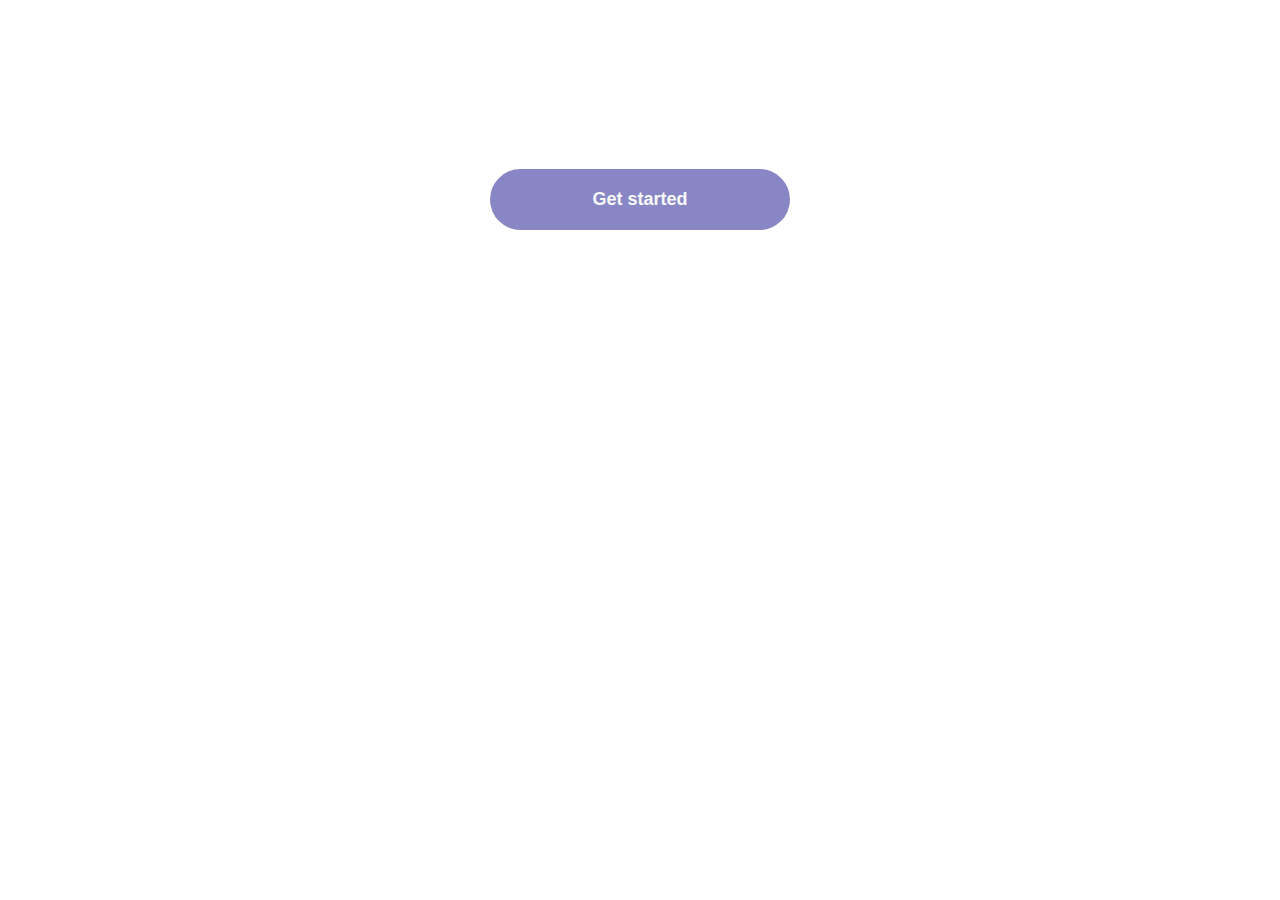
<file: index.html>
<!DOCTYPE html>
<html lang="en">

<head>
  <meta charset="UTF-8">
  <meta name="viewport" content="width=device-width, initial-scale=1.0">
  <title>launch</title>
  <link rel="stylesheet" href="css/style.css">
</head>

<body>
  <section class="wrapper">
    <div class="logo">
      <img src="img/components/logo.svg" alt="logo">
    </div>

    <section class="signin-btns">
      <a href="/home.html"><button>
          Get started
        </button></a>
    </section>
    <script src="hw-frontend/data.js"></script>
</body>

</html>
</file>
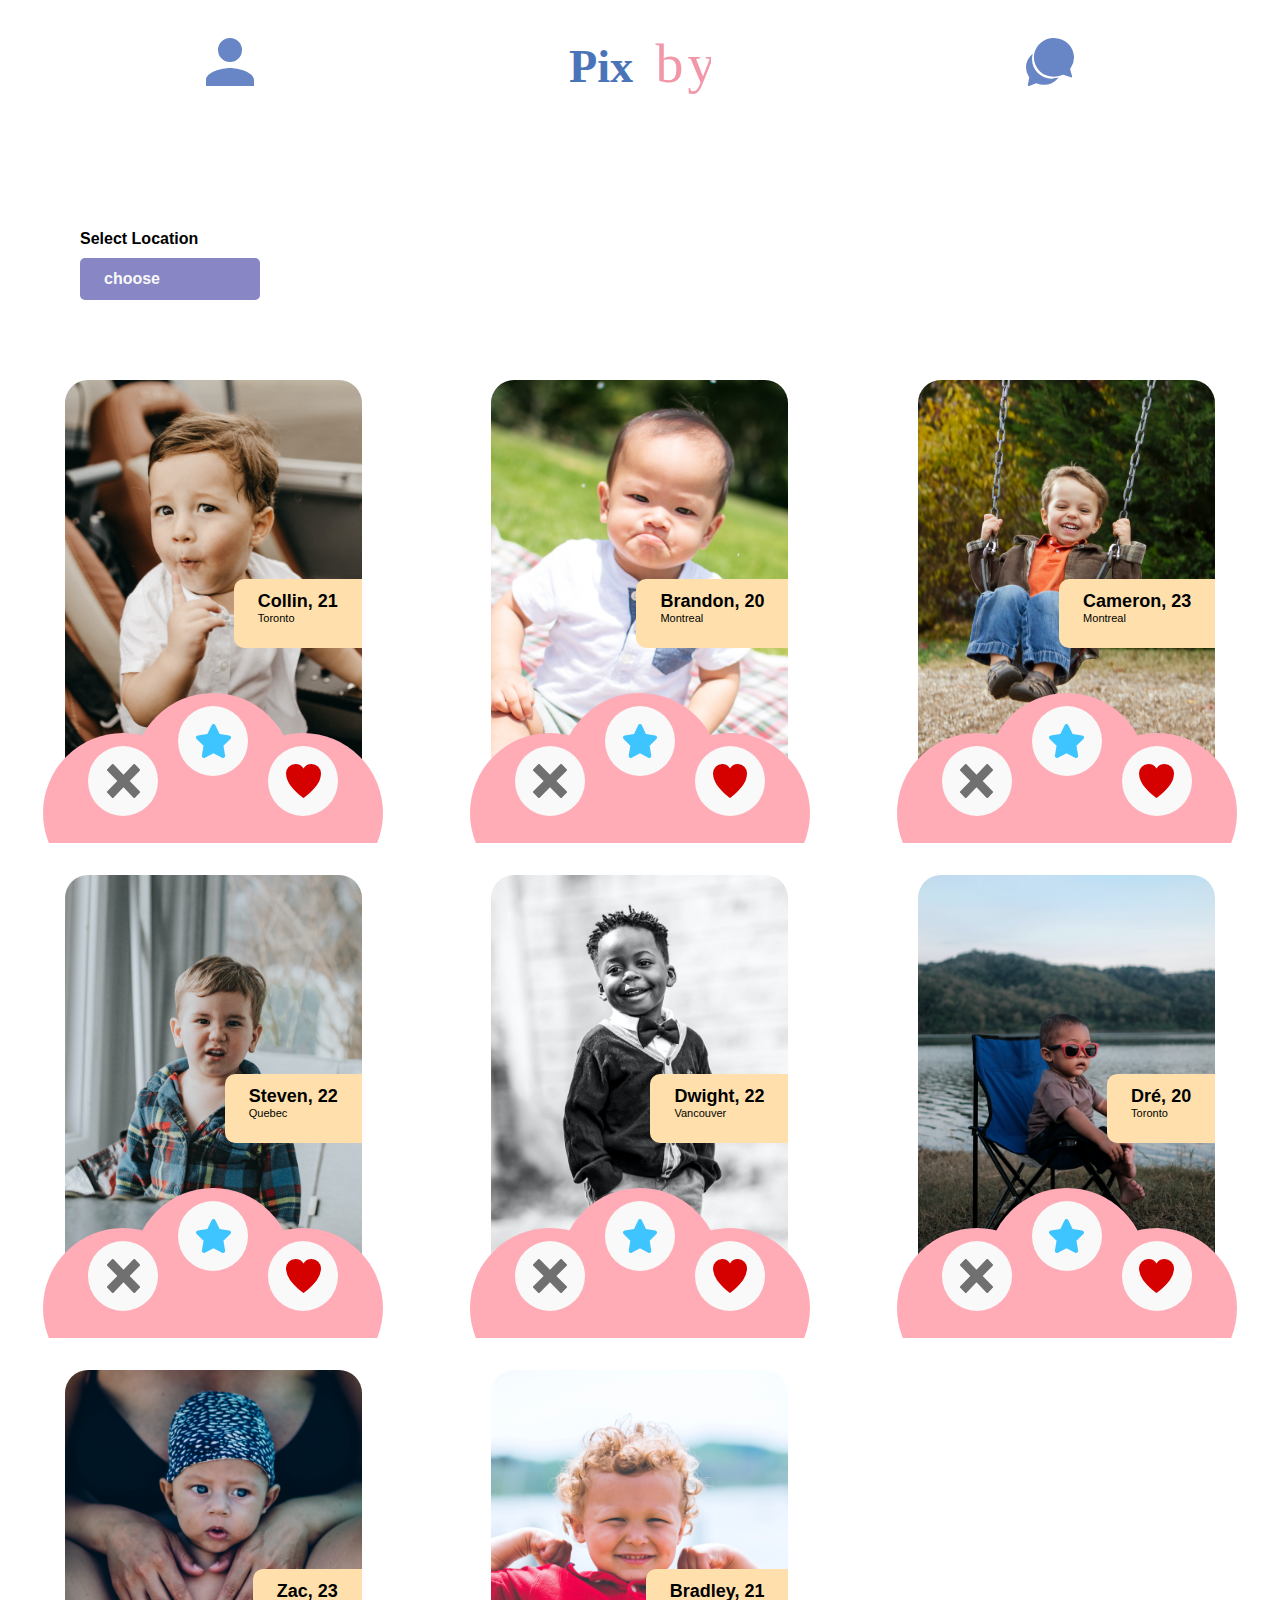
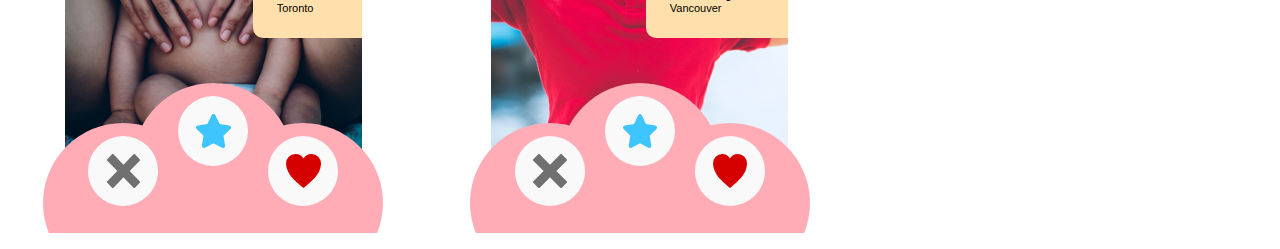
<file: home.html>
<!DOCTYPE html>
<html lang="en">

<head>
  <meta charset="UTF-8">
  <meta name="viewport" content="width=device-width, initial-scale=1.0">
  <title>home</title>
  <link rel="stylesheet" href="css/style.css">
</head>

<body class="home">
  <header>
    <nav>
      <ul>
        <li>
          <source srcset="img/components/person-icon.svg" media="(min-width: 800px)">
          <img src="img/components/icon-person.svg" />
        </li>
        <li>
          <source srcset="img/components/logo.svg" media="(min-width: 800px)">
          <img id="logo" src="img/components/logo-comp.svg">
        </li>
        <li id="baby_icon">
          <source srcset="img/components/baby-icon.svg" media="(min-width: 800px)">
          <img src="img/components/babyicon-comp.svg" alt="">
        </li>
        <li>
          <source srcset="img/components/chat-icon.svg" media="(min-width: 800px)">
          <img src="img/components/chat-comp.svg" alt="">
        </li>
      </ul>
    </nav>
  </header>

  <div class="filter">
    <input type="checkbox" class="filter_btn">
    <label for="selectLocation">Select Location</label>
    <div class="selected">
      choose
    </div>
    <div class="location-container">
    </div>
  </div>
  <!-- <div class="ageContainer">
    <input type="checkbox" class="age_btn">
    <div class="selected-age">
      Select age
    </div>
    <div class="slider-container">
      <form class="age" method=POST>
        <input type="range" name="age" id="age" min="18" max="100" step="1" value="18">
        <output class="age-output" for="age"></output>
      </form>
    </div>
  </div> -->

  <ul class="container">
    <li class="filterValue toronto">
      <section class="">
        <figure><img src="img/components/collin.png" alt="">
          <figcaption class="card_cap">
            <h2>Collin, 21</h2>
            <h3>Toronto</h3>
          </figcaption>
        </figure>
        <form action="match.html">
          <div class="decline">
            <div class="white-btn">
              <input type="image" value="dislike" srcset="img/components/cross.svg" media="(min-width: 800px)"
                src="img/components/cross-comp.svg" name="dislike">
            </div>
          </div>
          <div class="superlike">
            <div class="white-btn">
              <input type="image" value="dislike" srcset="img/components/star.svg" media="(min-width: 800px)"
                src="img/components/star-comp.svg" name="dislike">
            </div>
          </div>
          <div class="like">
            <div class="white-btn">
              <input type="image" value="dislike" srcset="img/components/heart.svg" media="(min-width: 800px)"
                src="img/components/heart-comp.svg" name="dislike">
            </div>
          </div>
        </form>
      </section>
    </li>
    <li class="filterValue montreal">
      <section class="">
        <figure><img src="img/components/brandon.png" alt="">
          <figcaption class="card_cap">
            <h2>Brandon, 20</h2>
            <h3>Montreal</h3>
          </figcaption>
        </figure>
        <form action="match.html">
          <div class="decline">
            <div class="white-btn">
              <input type="image" value="dislike" srcset="img/components/cross.svg" media="(min-width: 800px)"
                src="img/components/cross-comp.svg" name="dislike">
            </div>
          </div>
          <div class="superlike">
            <div class="white-btn">
              <input type="image" value="dislike" srcset="img/components/star.svg" media="(min-width: 800px)"
                src="img/components/star-comp.svg" name="dislike">
            </div>
          </div>
          <div class="like">
            <div class="white-btn">
              <input type="image" value="dislike" srcset="img/components/heart.svg" media="(min-width: 800px)"
                src="img/components/heart-comp.svg" name="dislike">
            </div>
          </div>
        </form>
      </section>
    </li>
    <li class="filterValue montreal">
      <section class="">
        <figure><img src="img/components/cameron.png" alt="">
          <figcaption class="card_cap">
            <h2>Cameron, 23</h2>
            <h3>Montreal</h3>
          </figcaption>
        </figure>
        <form action="match.html">
          <div class="decline">
            <div class="white-btn">
              <input type="image" value="dislike" srcset="img/components/cross.svg" media="(min-width: 800px)"
                src="img/components/cross-comp.svg" name="dislike">
            </div>
          </div>
          <div class="superlike">
            <div class="white-btn">
              <input type="image" value="dislike" srcset="img/components/star.svg" media="(min-width: 800px)"
                src="img/components/star-comp.svg" name="dislike">
            </div>
          </div>
          <div class="like">
            <div class="white-btn">
              <input type="image" value="dislike" srcset="img/components/heart.svg" media="(min-width: 800px)"
                src="img/components/heart-comp.svg" name="dislike">
            </div>
          </div>
        </form>
      </section>
    </li>
    <li class="filterValue quebec">
      <section>
        <figure><img src="img/components/steven.png" alt="">
          <figcaption class="card_cap">
            <h2>Steven, 22</h2>
            <h3>Quebec</h3>
          </figcaption>
        </figure>
        <form action="match.html">
          <div class="decline">
            <div class="white-btn">
              <input type="image" value="dislike" srcset="img/components/cross.svg" media="(min-width: 800px)"
                src="img/components/cross-comp.svg" name="dislike">
            </div>
          </div>
          <div class="superlike">
            <div class="white-btn">
              <input type="image" value="dislike" srcset="img/components/star.svg" media="(min-width: 800px)"
                src="img/components/star-comp.svg" name="dislike">
            </div>
          </div>
          <div class="like">
            <div class="white-btn">
              <input type="image" value="dislike" srcset="img/components/heart.svg" media="(min-width: 800px)"
                src="img/components/heart-comp.svg" name="dislike">
            </div>
          </div>
        </form>
      </section>
    </li>
    <li class="filterValue vancouver">
      <section class="filter-vancouver">
        <figure><img src="img/components/dwight.png" alt="">
          <figcaption class="card_cap">
            <h2>Dwight, 22</h2>
            <h3>Vancouver</h3>
          </figcaption>
        </figure>
        <form action="match.html">
          <div class="decline">
            <div class="white-btn">
              <input type="image" value="dislike" srcset="img/components/cross.svg" media="(min-width: 800px)"
                src="img/components/cross-comp.svg" name="dislike">
            </div>
          </div>
          <div class="superlike">
            <div class="white-btn">
              <input type="image" value="dislike" srcset="img/components/star.svg" media="(min-width: 800px)"
                src="img/components/star-comp.svg" name="dislike">
            </div>
          </div>
          <div class="like">
            <div class="white-btn">
              <input type="image" value="dislike" srcset="img/components/heart.svg" media="(min-width: 800px)"
                src="img/components/heart-comp.svg" name="dislike">
            </div>
          </div>
        </form>
      </section>
    </li>
    <li class="filterValue toronto">
      <section class="">
        <figure><img src="img/components/dre.png" alt="">
          <figcaption class="card_cap">
            <h2>Dré, 20</h2>
            <h3>Toronto</h3>
          </figcaption>
        </figure>
        <form action="match.html">
          <div class="decline">
            <div class="white-btn">
              <input type="image" value="dislike" srcset="img/components/cross.svg" media="(min-width: 800px)"
                src="img/components/cross-comp.svg" name="dislike">
            </div>
          </div>
          <div class="superlike">
            <div class="white-btn">
              <input type="image" value="dislike" srcset="img/components/star.svg" media="(min-width: 800px)"
                src="img/components/star-comp.svg" name="dislike">
            </div>
          </div>
          <div class="like">
            <div class="white-btn">
              <input type="image" value="dislike" srcset="img/components/heart.svg" media="(min-width: 800px)"
                src="img/components/heart-comp.svg" name="dislike">
            </div>
          </div>
        </form>
      </section>
    </li>
    <li class="filterValue toronto">
      <section class="">
        <figure><img src="img/components/zac.png" alt="">
          <figcaption class="card_cap">
            <h2>Zac, 23</h2>
            <h3>Toronto</h3>
          </figcaption>
        </figure>
        <form action="match.html">
          <div class="decline">
            <div class="white-btn">
              <input type="image" value="dislike" srcset="img/components/cross.svg" media="(min-width: 800px)"
                src="img/components/cross-comp.svg" name="dislike">
            </div>
          </div>
          <div class="superlike">
            <div class="white-btn">
              <input type="image" value="dislike" srcset="img/components/star.svg" media="(min-width: 800px)"
                src="img/components/star-comp.svg" name="dislike">
            </div>
          </div>
          <div class="like">
            <div class="white-btn">
              <input type="image" value="dislike" srcset="img/components/heart.svg" media="(min-width: 800px)"
                src="img/components/heart-comp.svg" name="dislike">
            </div>
          </div>
        </form>
      </section>
    </li>
    <li class="filterValue vancouver">
      <section class="filter-vancouver">
        <figure><img src="img/components/bradley.png" alt="">
          <figcaption class="card_cap">
            <h2>Bradley, 21</h2>
            <h3>Vancouver</h3>
          </figcaption>
        </figure>
        <form action="match.html">
          <div class="decline">
            <div class="white-btn">
              <input type="image" value="dislike" srcset="img/components/cross.svg" media="(min-width: 800px)"
                src="img/components/cross-comp.svg" name="dislike">
            </div>
          </div>
          <div class="superlike">
            <div class="white-btn">
              <input type="image" value="dislike" srcset="img/components/star.svg" media="(min-width: 800px)"
                src="img/components/star-comp.svg" name="dislike">
            </div>
          </div>
          <div class="like">
            <div class="white-btn">
              <input type="image" value="dislike" srcset="img/components/heart.svg" media="(min-width: 800px)"
                src="img/components/heart-comp.svg" name="dislike">
            </div>
          </div>
        </form>
      </section>
    </li>
  </ul>
  <script src="scripts/index.js"></script>
</body>

</html>
</file>
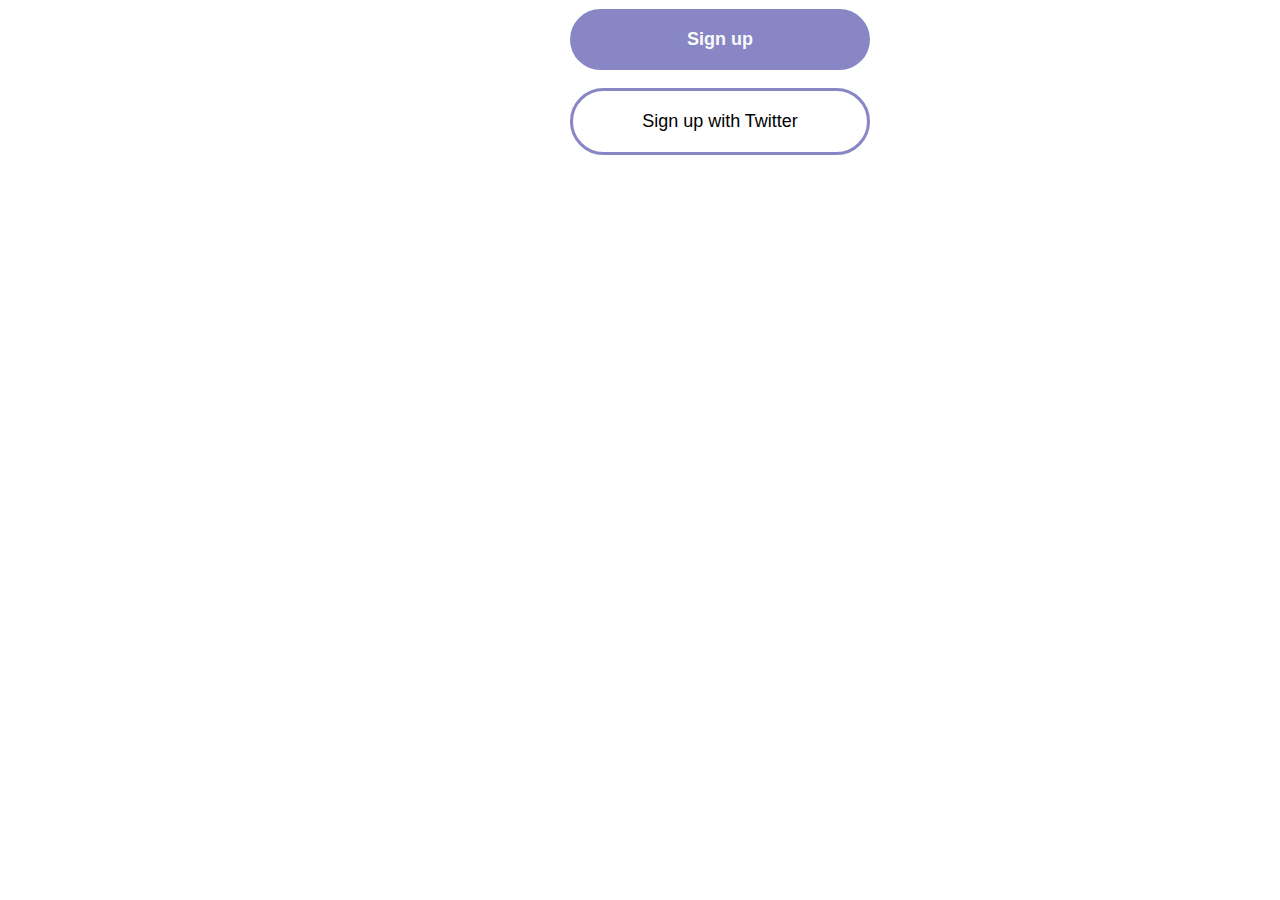
<file: launch.html>
<!DOCTYPE html>
<html lang="en">

<head>
  <meta charset="UTF-8">
  <meta name="viewport" content="width=device-width, initial-scale=1.0">
  <title>launch</title>
  <link rel="stylesheet" href="css/style.css">
</head>

<body>

  <main class="wrapper">
    <!-- <img src="img/components/wallpaper.svg" alt="wallpaper"> -->
    <div class="logo">
      <img src="img/components/logo.svg" alt="logo">
    </div>

    <section class="signin-btns">
      <a href="home.html"><button>Sign up</button></a>
      <button type="button" class='twitter'>Sign up with Twitter</button>
    </section>

  </main>
</body>

</html>
</file>
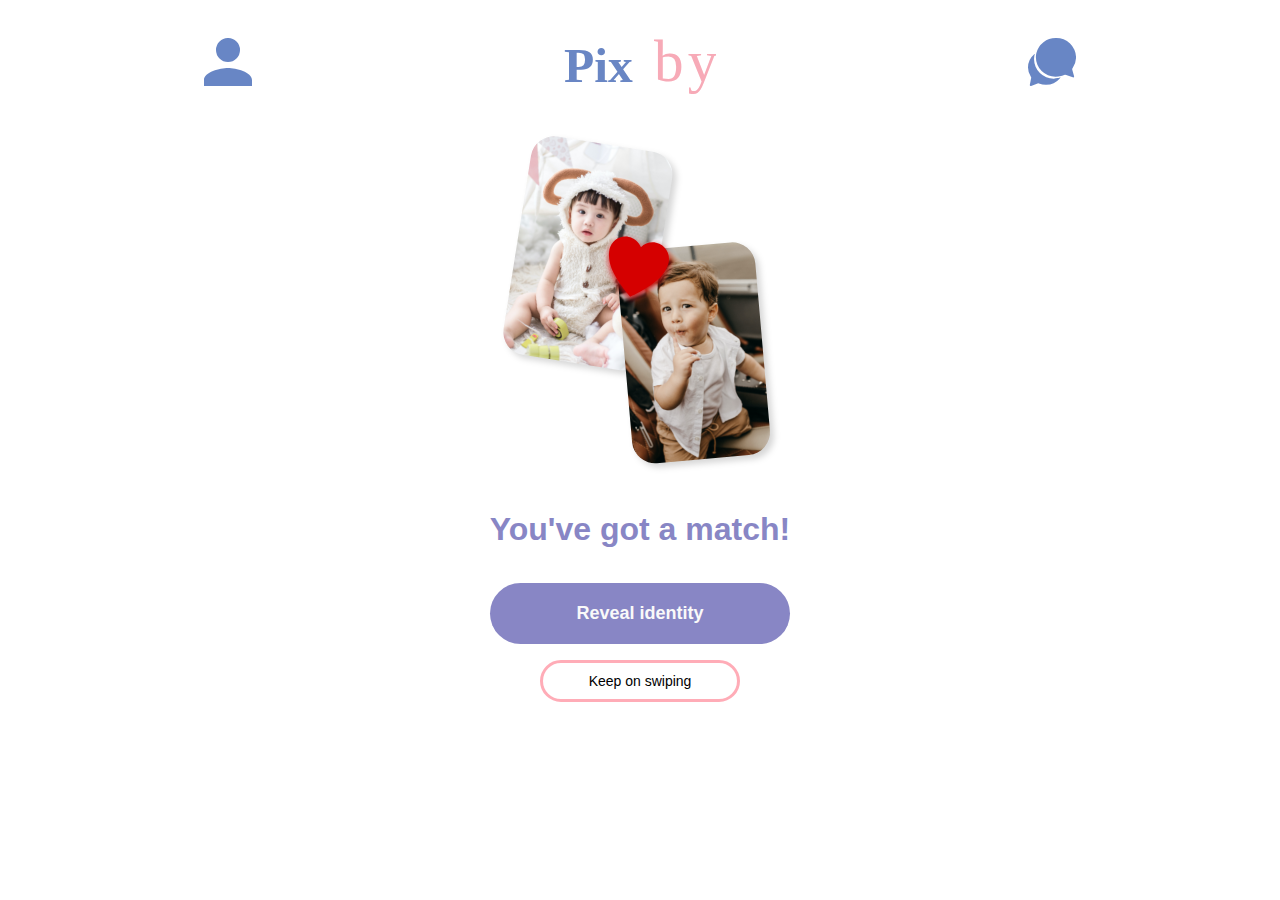
<file: match.html>
<!DOCTYPE html>
<html lang="en">

<head>
  <meta charset="UTF-8">
  <meta name="viewport" content="width=device-width, initial-scale=1.0">
  <title>match</title>
  <link rel="stylesheet" href="css/style.css">

</head>

<body>
  <header>
    <nav>
      <ul>
        <li><img src="img/components/person-icon.svg" alt=""></li>
        <li><img id="logo" src="img/components/logo.svg" alt=""></li>
        <li id="baby_icon"><img src="img/components/baby-icon.svg" alt=""></li>
        <li><img src="img/components/chat-icon.svg" alt=""></li>
      </ul>
    </nav>
  </header>

  <figure class="match_image">
    <img src="img/components/match.png" alt="">
  </figure>

  <section>
    <h1>You've got a match!</h1>
    <a href="profile.html"><button class="reveal">Reveal identity</button></a>
    <a href="home.html"><button type="button" class='keepswiping'>Keep on swiping</button></a>
  </section>
</body>

</html>
</file>
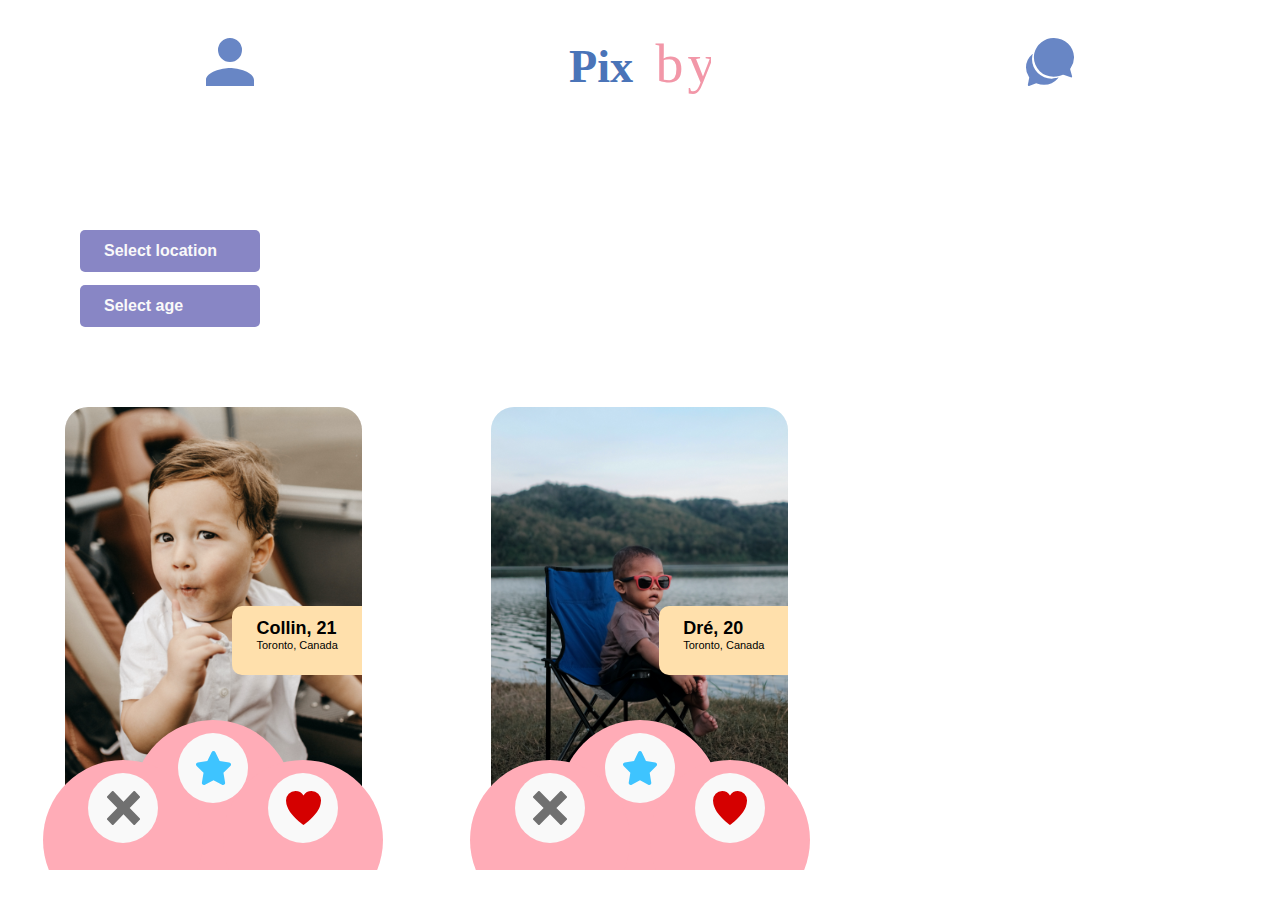
<file: toronto.html>
<!DOCTYPE html>
<html lang="en">

<head>
  <meta charset="UTF-8">
  <meta name="viewport" content="width=device-width, initial-scale=1.0">
  <title>home</title>
  <link rel="stylesheet" href="css/style.css">
</head>

<body class="home">
  <header>
    <nav>
      <ul>
        <li>
          <source srcset="img/components/person-icon.svg" media="(min-width: 800px)">
          <img src="img/components/icon-person.svg" />
        </li>
        <li>
          <source srcset="img/components/logo.svg" media="(min-width: 800px)">
          <img id="logo" src="img/components/logo-comp.svg">
        </li>
        <li id="baby_icon">
          <source srcset="img/components/baby-icon.svg" media="(min-width: 800px)">
          <img src="img/components/babyicon-comp.svg" alt="">
        </li>
        <li>
          <source srcset="img/components/chat-icon.svg" media="(min-width: 800px)">
          <img src="img/components/chat-comp.svg" alt="">
        </li>
      </ul>
    </nav>
  </header>

  <div class="filter">
    <input type="checkbox" class="filter_btn">
    <div class="selected">
      Select location
    </div>
    <div class="location-container">
      <form action="toronto.html">
        <div class="location">
          <input type="submit" value="Toronto" name="category">
        </div>
      </form>
      <form action="toronto.html">
        <div class="location">
          <input type="submit" value="Hamilton" name="category">
        </div>
      </form>
      <form action="toronto.html">
        <div class="location">
          <input type="submit" value="Mississauga" name="category">
        </div>
      </form>
      <form action="toronto.html">
        <div class="location">
          <input type="submit" value=" Kitchener" name="category">
        </div>
      </form>
      <form action="toronto.html">
        <div class="location">
          <input type="submit" value="Quebec" name="category">
        </div>
      </form>
      <form action="toronto.html">
        <div class="location">
          <input type="submit" value="Vancouver" name="category">
        </div>
      </form>
      <form action="toronto.html">
        <div class="location">
          <input type="submit" value="Montreal" name="category">
        </div>
      </form>
    </div>
  </div>

  <div class="ageContainer">
    <input type="checkbox" class="age_btn">
    <div class="selected-age">
      Select age
    </div>
    <div class="slider-container">
      <form class="age" method=POST>
        <input type="range" name="age" id="age" min="18" max="100" step="1" value="18">
        <output class="age-output" for="age"></output>
      </form>
    </div>
  </div>

  <ul class="container">
    <li>
      <section>
        <figure><img src="img/components/collin.png" alt="">
          <figcaption class="card_cap">
            <h2>Collin, 21</h2>
            <h3>Toronto, Canada</h3>
          </figcaption>
        </figure>
        <form action="match.html">
          <div class="decline">
            <div class="white-btn">
              <input type="image" value="dislike" srcset="img/components/cross.svg" media="(min-width: 800px)"
                src="img/components/cross-comp.svg" name="dislike">
            </div>
          </div>
          <div class="superlike">
            <div class="white-btn">
              <input type="image" value="dislike" srcset="img/components/star.svg" media="(min-width: 800px)"
                src="img/components/star-comp.svg" name="dislike">
            </div>
          </div>
          <div class="like">
            <div class="white-btn">
              <input type="image" value="dislike" srcset="img/components/heart.svg" media="(min-width: 800px)"
                src="img/components/heart-comp.svg" name="dislike">
            </div>
          </div>
        </form>
      </section>
    </li>
    <li>
      <section>
        <figure><img src="img/components/dre.png" alt="">
          <figcaption class="card_cap">
            <h2>Dré, 20</h2>
            <h3>Toronto, Canada</h3>
          </figcaption>
        </figure>
        <form action="match.html">
          <div class="decline">
            <div class="white-btn">
              <input type="image" value="dislike" srcset="img/components/cross.svg" media="(min-width: 800px)"
                src="img/components/cross-comp.svg" name="dislike">
            </div>
          </div>
          <div class="superlike">
            <div class="white-btn">
              <input type="image" value="dislike" srcset="img/components/star.svg" media="(min-width: 800px)"
                src="img/components/star-comp.svg" name="dislike">
            </div>
          </div>
          <div class="like">
            <div class="white-btn">
              <input type="image" value="dislike" srcset="img/components/heart.svg" media="(min-width: 800px)"
                src="img/components/heart-comp.svg" name="dislike">
            </div>
          </div>
        </form>
      </section>
    </li>


  </ul>
  <script src="scripts/index.js"></script>
</body>

</html>
</file>
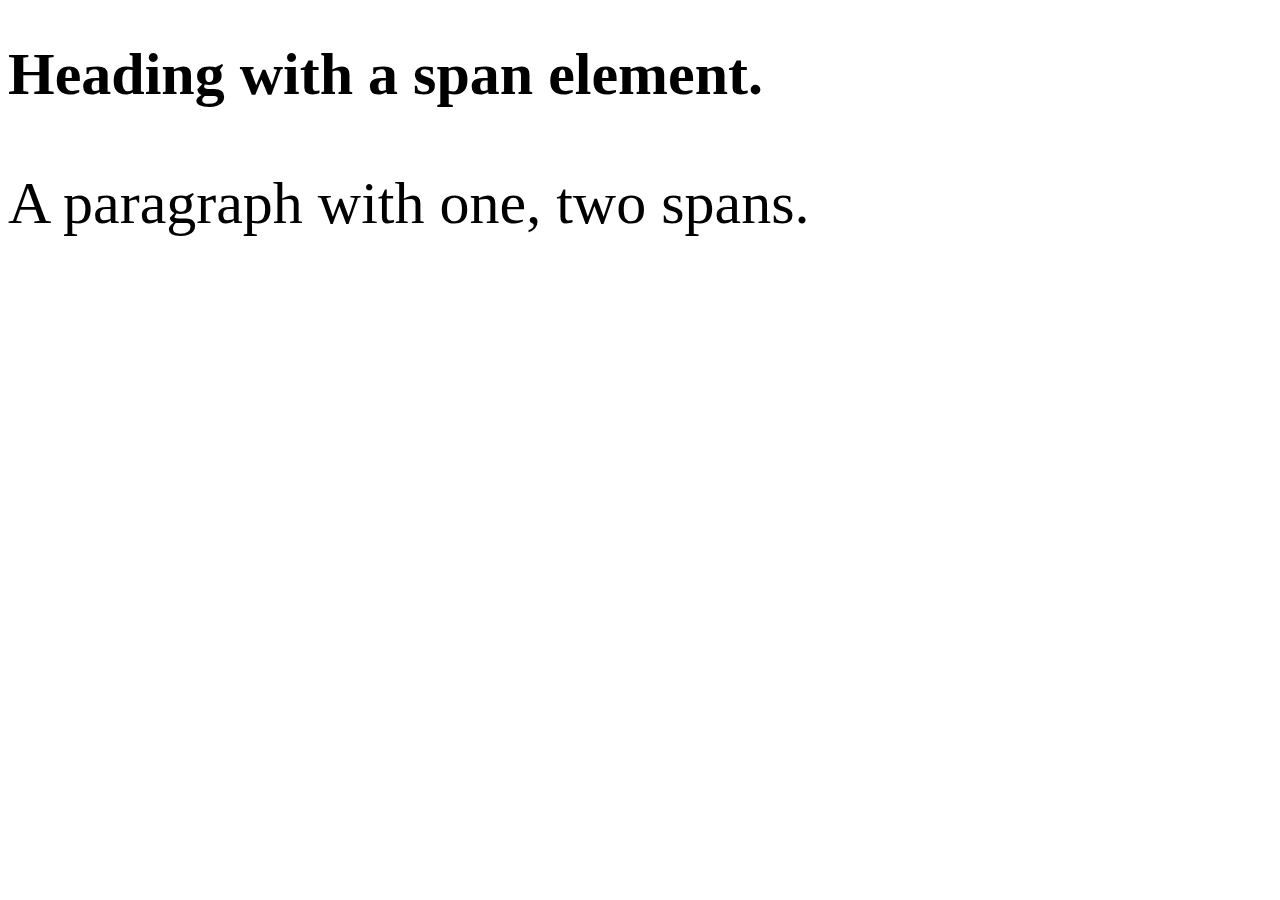
<file: hw-frontend/byTageName.html>
<!DOCTYPE html>
<html lang="en">

<head>
  <meta charset="UTF-8">
  <meta name="viewport" content="width=device-width, initial-scale=1.0">
  <title>byTagName</title>

  <style>
    html {
      font-size: 10px;
    }

    body {
      font-size: 3rem;
    }

    p {
      font-size: 6rem;
    }

    .square {
      background-color: #8886C5;
      width: 100px;
      height: 100px;
      margin: 1em;
      padding: 1em;
    }
  </style>
</head>

<body>

  <h1>Heading with a <span>span</span> element.</h1>
  <p>A paragraph with <span>one</span>, <span>two</span>
    spans.</p>

  <script>
    function byTagName(node, tagName) {
      let nodes = [];

      checkTagName(node, tagName);
      return nodes;

      function checkTagName(node, tagName) {
        let currentTagName = node.nodeName;
        let currentTagNameLowerCase = currentTagName.toLowerCase();
        let children = node.childNodes;

        //check if current nodeName same as tagName
        if (currentTagNameLowerCase === tagName) {
          //then push current node in array
          nodes.push(node);
        }

        //check if has children
        if (children) {
          for (var index = 0; index < children.length - 1; index++) {
            let childNode = children[index];
            //then check those children as well
            checkTagName(childNode, tagName);
          }
        }
      }
    }
    console.log(byTagName(document.body, "h1").length);
    // → 1
    console.log(byTagName(document.body, "span").length);
    // → 3
    let para = document.querySelector("p");
    console.log(byTagName(para, "span").length);
    // → 2
  </script>
</body>

</html>
</file>
<file: css/style.css>
* {
  box-sizing: border-box;
  padding: 0;
  margin: 0;
  font-family: "Montserrat",
    sans-serif;
}


/********************** 
    login page
**********************/

.logo {
  padding: 5em;
}

.logo,
section {
  /* position: relative; */
  display: flex;
  justify-content: center;
  align-items: center;
}

button {
  width: 300px;
  padding: 20px;
  margin: 0.5em;
  font-size: 18px;
  text-align: center;
  background-color: #8886C5;
  color: #f9f9f9;
  border: none;
  border-radius: 3.1rem;
  font-weight: 600;
  cursor: pointer;
  outline: none;
}

.twitter {
  border-style: solid;
  border-color: #8886C5;
  background-color: transparent;
  color: black;
  font-weight: 300;
}

section {
  flex-direction: column;
}

.wrapper {
  display: flex;
  justify-content: center;
}



/********************** 
    HOME
**********************/

header {
  padding: 1em;
  height: 5em;
  display: flex;
  justify-content: center;
  align-items: center;
  position: relative;
  z-index: 1000;
}

ul {
  display: flex;
  justify-content: space-around;
  list-style: none;
  align-items: center;
  padding: 6em 2em 3em 2em;
}

.filter,
.ageContainer {
  margin-top: 100px;
  padding-left: 80px;
  display: flex;
  width: 260px;
  flex-direction: column;
}

.ageContainer {
  margin-top: 0;
}

.filter_btn {
  position: relative;
  top: 3rem;
  left: 1rem;
  width: 200px;
  height: 50px;
  cursor: pointer;
  opacity: 0;
  z-index: 1;
}

label {
  font-weight: 600;
  font-size: 16px;
  padding-bottom: 10px;
}

.filter .location-container {
  background: #FFE0AC;
  color: black;
  max-height: 0;
  transition: all 0.4s;
  border-radius: 5px;
  overflow: hidden;
}

li.filterOption {
  list-style: none;
  font-size: 13px;
}

/* .location>input[type="submit"] {
  background-color: transparent;
  border: none;
  font-size: 15px;
} */

.selected,
.selected-age {
  position: relative;
  background: #8886C5;
  border-radius: 5px;
  color: #f9f9f9;
  font-weight: 600;
}


.filter_btn:checked~.location-container {
  max-height: 120px;
  overflow-y: scroll;
}

/* .select-box .location-container.active {
  max-height: 120px;
  overflow-y: scroll;
} */

.filter li.filterOption,
.selected {
  padding: 12px 24px;
  cursor: pointer;
}

.filter label {
  cursor: pointer;
}

li.filterOption:hover {
  background: #FFF3E0;
}

.remove {
  display: none;
}



/* ********
    AGE
********** */

.ageContainer .slider-container {
  background: #FFE0AC;
  color: black;
  max-height: 0;
  width: 100%;
  transition: all 0.4s;
  border-radius: 5px;
  overflow: hidden;
}

.ageContainer .age,
.selected-age {
  padding: 12px 24px;
  cursor: pointer;
}

.age_btn:checked~.slider-container {
  /* display: block; */
  max-height: 120px;
  overflow-y: scroll;
}

/* .ageContainer .slider-container.active {
  max-height: 120px;
  overflow-y: scroll;
} */

.age_btn {
  position: relative;
  top: 2rem;
  bottom: 2rem;
  left: 1rem;
  width: 150%;
  cursor: pointer;
  opacity: 0;
  z-index: 1;
}

nav {
  flex: 1 0 auto;
}

li>img {
  height: 2em;
}

#baby_icon {
  display: block;
  width: 4rem;
}

li>#logo {
  height: 5rem;
}

#logo {
  display: none;
}


.baby {
  position: relative;
  display: flex;
  justify-content: center;
  align-items: center;
}

.container {
  /* min-width: 960px; */
  margin: 1em;
  margin-top: 5em;
  padding: 5px;
  display: grid;
  grid-template-columns: repeat(1, 1fr);
  grid-gap: 5em;
  position: relative;
}

/* .container li {
  position: absolute;
  bottom: 50%;
  top: 50%;
} */

/*************************************** 
   navbar: decline, superlike, like
***************************************/

ul section {
  display: flex;
  flex-direction: column;
  position: relative;
  height: min-content;
  overflow: hidden;
}

ul section form {
  display: flex;
  width: auto;
  height: 200px;
  position: absolute;
  bottom: -50px;
}

ul section form>div {
  display: flex;
  justify-content: center;
  place-items: center;
  width: 160px;
  height: 160px;
  border-radius: 50%;
  background-color: #FFACB7;
  align-self: flex-end;
}

ul section form input[type=submit] {
  font-size: 2rem;
  width: 100%;
  height: 100%;
  background: transparent;
  border: none;
  color: grey;
}


ul section form .superlike {
  align-self: flex-start;
  position: relative;
}

ul section form .like {
  position: relative;
  left: -70px;
}

form div:first-of-type,
form div:last-of-type {
  z-index: 2;
}

ul section form .decline {
  position: relative;
  right: -70px;
}

ul section form .white-btn {
  position: relative;
  display: flex;
  justify-content: center;
  align-items: center;
  background-color: #f9f9f9;
  height: 70px;
  width: 70px;
  border-radius: 50%;
  margin-bottom: 4em;
  overflow: hidden;
}

.white-btn>input[type="image"] {
  height: 2.5em;
  outline: none;
}

section form {
  display: flex;
  justify-content: center;
  align-items: center;
}

.home figure {
  position: relative;
}

.card_cap {
  position: absolute;
  top: 43%;
  right: 0%;
  padding-top: 1em;
  background-color: #FFE0AC;
  font-size: 12px;
  border-top-left-radius: 10px;
  border-bottom-left-radius: 10px;
}

.card_cap h3 {
  font-weight: 100;
  font-size: 11px;
}

/********************** 
    MATCH
**********************/

.match_image {
  position: relative;
  padding: 3em 0 2em 0;
  display: flex;
  justify-content: center;
  align-items: center;
}

section h1 {
  padding-bottom: 0.8em;
  color: #8886C5;
}

section form [input="submit"] {
  background-color: #FFACB7;
}

section a [input="submit"] {
  border-style: solid;
  border-color: #FFACB7;
  background-color: transparent;
  color: black;
  font-weight: 500;
  font-size: 18px;
}

section a .keepswiping {
  width: 200px;
  padding: 10px;
  border-style: solid;
  border-color: #FFACB7;
  background-color: transparent;
  color: black;
  font-weight: 300;
  font-size: 14px;
}

/********************** 
    PROFILE
**********************/

article.about {
  padding-bottom: 3em;
}

article.about>p {
  font-size: 12px;
}

article h2 {
  padding-bottom: 0.5em;
  color: #f9f9f9
}

article:first-child {
  font-size: 14px;
}

article:last-child {
  font-size: 14px;
}

button.btn_interest {
  padding: 1em 0 1em 0;
  width: 120px;
  font-size: 12px;
  background-color: #f9f9f9;
  color: black;
}

.chat-btn {
  display: flex;
  justify-content: center;
  background-color: #FFACB7;
  width: 60px;
  height: 60px;
  border-radius: 50%;
  z-index: 6;
}

div.textbox {
  position: relative;
  padding-top: 20em;
  z-index: 6;
}

figure .collin_adult {
  position: relative;
  height: 560px;
}

figcaption {
  position: absolute;
  top: 20em;
}

figcaption p:first-child {
  font-size: 40px;
  font-weight: 700;
}

figcaption p:last-child {
  margin-top: 1em;
  font-style: italic;
}

.fillimage {
  position: absolute;
  height: 80%;
  width: 100%;
  object-fit: cover;
  filter: blur(15px);
}

img.is-loaded {
  filter: none;
  transition: filter 1s;
}

.gradient {
  position: relative;
  width: 100%;
  height: 90%;
}

.gradient::before {
  content: "";
  position: absolute;
  top: 18vh;
  width: 100%;
  height: 90%;
  background-color: rgb(136, 134, 197);
  z-index: 5;
  background: rgb(136, 134, 197);
  background: linear-gradient(0deg, rgba(136, 134, 197) 60%, rgba(136, 134, 197, 0) 100%);
}


.profilecap {
  display: flex;
  justify-content: space-between;
  align-items: center;
  width: 100%;
  font-size: 15px;
  font-weight: 600;
  color: #f9f9f9;
}

.textbox,
figcaption {
  position: relative;
  padding: 2em;
  z-index: 6;
}



/********************** 
    PROFILE
**********************/


@media screen and (min-width: 700px) {
  .container {
    grid-template-columns: repeat(2, 1fr);
    padding: 0;
    grid-gap: 3em;
    align-self: center;
  }

  li>img {
    height: 2em;
  }

  li>#logo {
    display: block;
    height: 4rem;
  }

  #baby_icon {
    display: none;
  }
}

@media screen and (min-width: 1080px) {
  li>img {
    height: 3em;
  }

  .container {
    grid-template-columns: repeat(3, 1fr);
    grid-gap: 2em;
    position: relative;
  }

  /* profile */
  div.textbox {
    padding: 6em 0 0 50em;

  }

  div.textbox h2 {
    color: rgb(136, 134, 197);
  }

  .profilecap {
    justify-content: space-evenly;
    flex-direction: row;
    width: 40%;
  }

  .fillimage img {
    width: 50%;
  }

  .gradient::before {
    height: 150%;
  }
}
</file>
